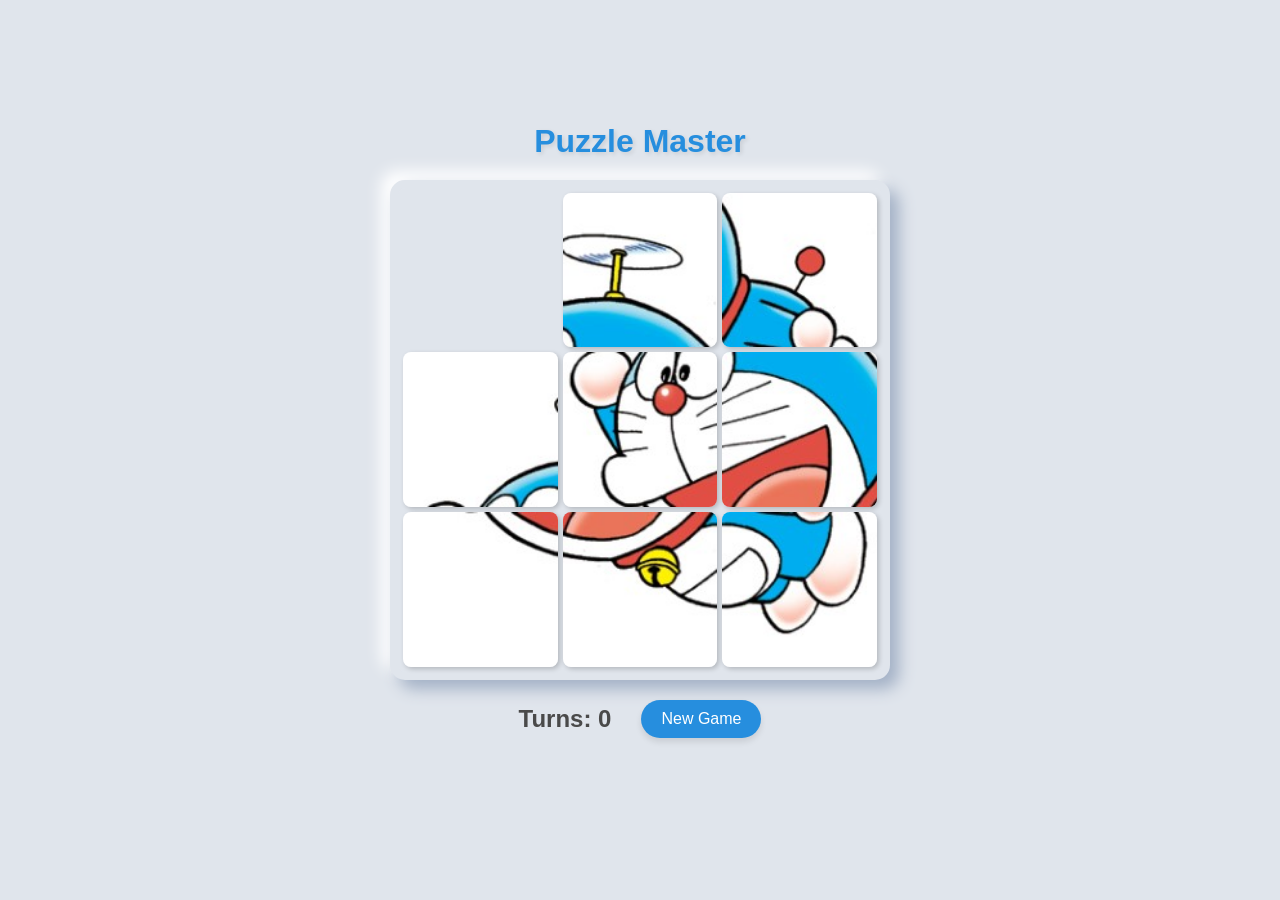
<file: Portfolio/Projects/3x3 Puzzle Game/index.html>
<!DOCTYPE html>
<html lang="en">
<head>
    <meta charset="UTF-8">
    <meta name="viewport" content="width=device-width, initial-scale=1.0, maximum-scale=1.0, user-scalable=no">
    <title>Slide Puzzle</title>
    <link rel="stylesheet" href="style.css">
</head>
<body>
    <div class="game-container">
        <h1 class="title">Puzzle Master</h1>
        
        <div id="board">
            </div>

        <div class="stats">
            <h2>Turns: <span id="turns">0</span></h2>
            <button onclick="shuffleGame()">New Game</button>
        </div>
        <div id="message"></div>
    </div>

    <script src="script.js"></script>
</body>
</html>
</file>
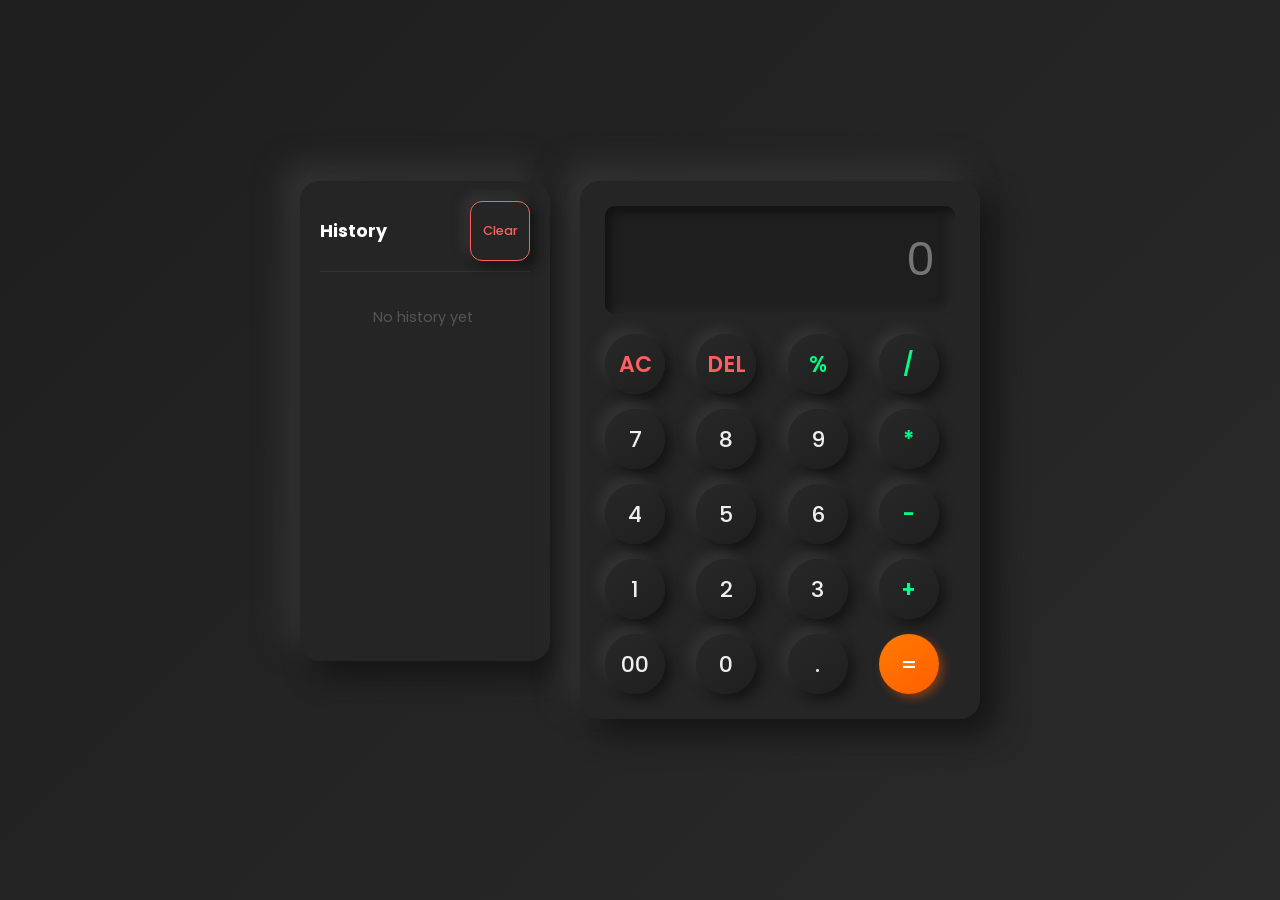
<file: Portfolio/Projects/Calculator/index.html>
<!DOCTYPE html>
<html lang="en">
<head>
    <meta charset="UTF-8">
    <meta http-equiv="X-UA-Compatible" content="IE=edge">
    <meta name="viewport" content="width=device-width, initial-scale=1.0">
    <title>Modern Calculator with History</title>
    <link rel="stylesheet" href="style.css">
</head>
<body>
    
    <div class="main-container">
        <div class="history-panel">
            <div class="history-header">
                <h3>History</h3>
                <button id="clearHistoryBtn">Clear</button>
            </div>
            <div id="historyList" class="history-list">
                <p class="empty-msg">No history yet</p>
            </div>
        </div>

        <div class="calculator">
            <input type="text" id="inputBox" placeholder="0" readonly/> 

            <div class="buttons">
                <button class="button action-btn">AC</button>
                <button class="button action-btn">DEL</button>
                <button class="button operator">%</button>
                <button class="button operator">/</button>

                <button class="button">7</button>
                <button class="button">8</button>
                <button class="button">9</button>
                <button class="button operator">*</button>

                <button class="button">4</button>
                <button class="button">5</button>
                <button class="button">6</button>
                <button class="button operator">-</button>

                <button class="button">1</button>
                <button class="button">2</button>
                <button class="button">3</button>
                <button class="button operator">+</button>

                <button class="button">00</button>
                <button class="button">0</button>
                <button class="button">.</button>
                <button class="button equalBtn">=</button>
            </div>
        </div>
    </div>

    <script src="script.js"></script>
</body>
</html>
</file>
<file: Portfolio/Projects/3x3 Puzzle Game/style.css>
:root {
    --bg-color: #e0e5ec;
    --shadow-light: #ffffff;
    --shadow-dark: #a3b1c6;
    --primary-color: #268ede;
    --board-size: 85vmin; /* 85% of the viewport's smallest side */
}

* {
    box-sizing: border-box;
    margin: 0;
    padding: 0;
    user-select: none; /* Prevents highlighting text on double tap */
}

body {
    font-family: 'Segoe UI', Tahoma, Geneva, Verdana, sans-serif;
    text-align: center;
    background-color: var(--bg-color);
    color: #4a4a4a;
    height: 100vh;
    display: flex;
    justify-content: center;
    align-items: center;
}

.game-container {
    display: flex;
    flex-direction: column;
    align-items: center;
    gap: 20px;
}

.title {
    font-size: 2rem;
    color: var(--primary-color);
    text-shadow: 2px 2px 4px rgba(0,0,0,0.1);
}

/* THE BOARD */
#board {
    width: var(--board-size);
    height: var(--board-size);
    /* Max limits for desktop */
    max-width: 500px; 
    max-height: 500px;
    
    background-color: var(--bg-color);
    border: 8px solid var(--bg-color);
    border-radius: 15px;
    
    /* Neumorphism Shadow */
    box-shadow: 9px 9px 16px var(--shadow-dark), 
                -9px -9px 16px var(--shadow-light);

    display: grid;
    grid-template-columns: repeat(3, 1fr);
    grid-template-rows: repeat(3, 1fr);
    gap: 5px;
    padding: 5px;
}

/* THE TILES */
#board img {
    width: 100%;
    height: 100%;
    object-fit: cover;
    border-radius: 8px;
    cursor: pointer;
    transition: transform 0.1s ease;
    box-shadow: 2px 2px 5px rgba(0,0,0,0.2);
}

#board img:active {
    transform: scale(0.95);
}

/* Stats and Button */
.stats {
    display: flex;
    gap: 30px;
    align-items: center;
}

button {
    padding: 10px 20px;
    font-size: 1rem;
    border: none;
    border-radius: 20px;
    background: var(--primary-color);
    color: white;
    cursor: pointer;
    box-shadow: 0 4px 6px rgba(0,0,0,0.1);
    transition: background 0.2s;
}

button:hover {
    background: #1b6ca8;
}

/* Win Message */
#message {
    height: 20px;
    color: #2ecc71;
    font-weight: bold;
    font-size: 1.2rem;
}
</file>
<file: Portfolio/Projects/Calculator/style.css>
@import url('https://fonts.googleapis.com/css2?family=Poppins:wght@300;400;600&display=swap');

* {
    margin: 0;
    padding: 0;
    box-sizing: border-box;
    font-family: 'Poppins', sans-serif;
}

body {
    width: 100%;
    min-height: 100vh;
    display: flex;
    justify-content: center;
    align-items: center;
    background: linear-gradient(135deg, #1e1e1e, #2a2a2a);
    padding: 20px;
}

/* Container for Calculator + History */
.main-container {
    display: flex;
    gap: 30px;
    align-items: flex-start;
}

/* --- History Panel Styling --- */
.history-panel {
    background: #252525;
    width: 250px;
    height: 480px; /* Matches calculator height approx */
    border-radius: 20px;
    padding: 20px;
    box-shadow: 15px 15px 30px #151515, -15px -15px 30px #353535;
    display: flex;
    flex-direction: column;
}

.history-header {
    display: flex;
    justify-content: space-between;
    align-items: center;
    margin-bottom: 15px;
    border-bottom: 1px solid #333;
    padding-bottom: 10px;
}

.history-header h3 {
    color: #fff;
    font-size: 1.1rem;
}

#clearHistoryBtn {
    background: transparent;
    border: 1px solid #ff5f5f;
    color: #ff5f5f;
    padding: 4px 10px;
    border-radius: 12px;
    font-size: 0.8rem;
    cursor: pointer;
    transition: 0.3s;
}

#clearHistoryBtn:hover {
    background: #ff5f5f;
    color: white;
}

.history-list {
    flex: 1;
    overflow-y: auto; /* Scrollable */
    padding-right: 5px;
}

/* Custom Scrollbar */
.history-list::-webkit-scrollbar {
    width: 5px;
}
.history-list::-webkit-scrollbar-thumb {
    background: #444;
    border-radius: 10px;
}

.history-item {
    background: #1e1e1e;
    padding: 10px;
    border-radius: 8px;
    margin-bottom: 10px;
    color: #aaa;
    font-size: 0.9rem;
    cursor: pointer;
    transition: 0.2s;
}

.history-item:hover {
    background: #333;
    color: #fff;
}

.history-item span {
    display: block;
    color: #00ff88; /* Result color */
    font-weight: 600;
    font-size: 1.1rem;
    text-align: right;
}

.empty-msg {
    color: #555;
    text-align: center;
    margin-top: 20px;
    font-size: 0.9rem;
}

/* --- Calculator Styling (Kept same as before) --- */
.calculator {
    background: #252525;
    padding: 25px;
    border-radius: 20px;
    box-shadow: 15px 15px 30px #151515, -15px -15px 30px #353535;
    max-width: 400px;
}

input {
    width: 100%;
    border: none;
    padding: 20px;
    margin-bottom: 20px;
    background: #1e1e1e;
    box-shadow: inset 5px 5px 10px #121212, inset -5px -5px 10px #2a2a2a;
    font-size: 45px;
    text-align: right;
    color: #fff;
    border-radius: 10px;
    outline: none;
}

.buttons {
    display: grid;
    grid-template-columns: repeat(4, 1fr);
    gap: 15px;
}

button {
    border: none;
    width: 60px;
    height: 60px;
    border-radius: 50%;
    background: linear-gradient(145deg, #282828, #1f1f1f);
    color: #eee;
    font-size: 22px;
    font-weight: 500;
    box-shadow: 6px 6px 12px #151515, -6px -6px 12px #353535;
    cursor: pointer;
    transition: all 0.2s ease;
}

button:active {
    box-shadow: inset 4px 4px 8px #151515, inset -4px -4px 8px #353535;
    transform: scale(0.95);
}

.operator { color: #00ff88; font-weight: 600; }
.action-btn { color: #ff5f5f; font-weight: 600; }
.equalBtn {
    background: linear-gradient(145deg, #ff7b00, #ff5e00);
    color: white;
    box-shadow: 4px 4px 10px rgba(255, 94, 0, 0.4);
}
.equalBtn:hover { background: #ff5e00; }

/* Mobile Responsiveness */
@media (max-width: 768px) {
    .main-container {
        flex-direction: column-reverse; /* History below calculator on mobile */
        align-items: center;
    }
    .history-panel {
        width: 100%;
        max-width: 350px;
        height: 200px; /* Shorter on mobile */
    }
}
</file>
